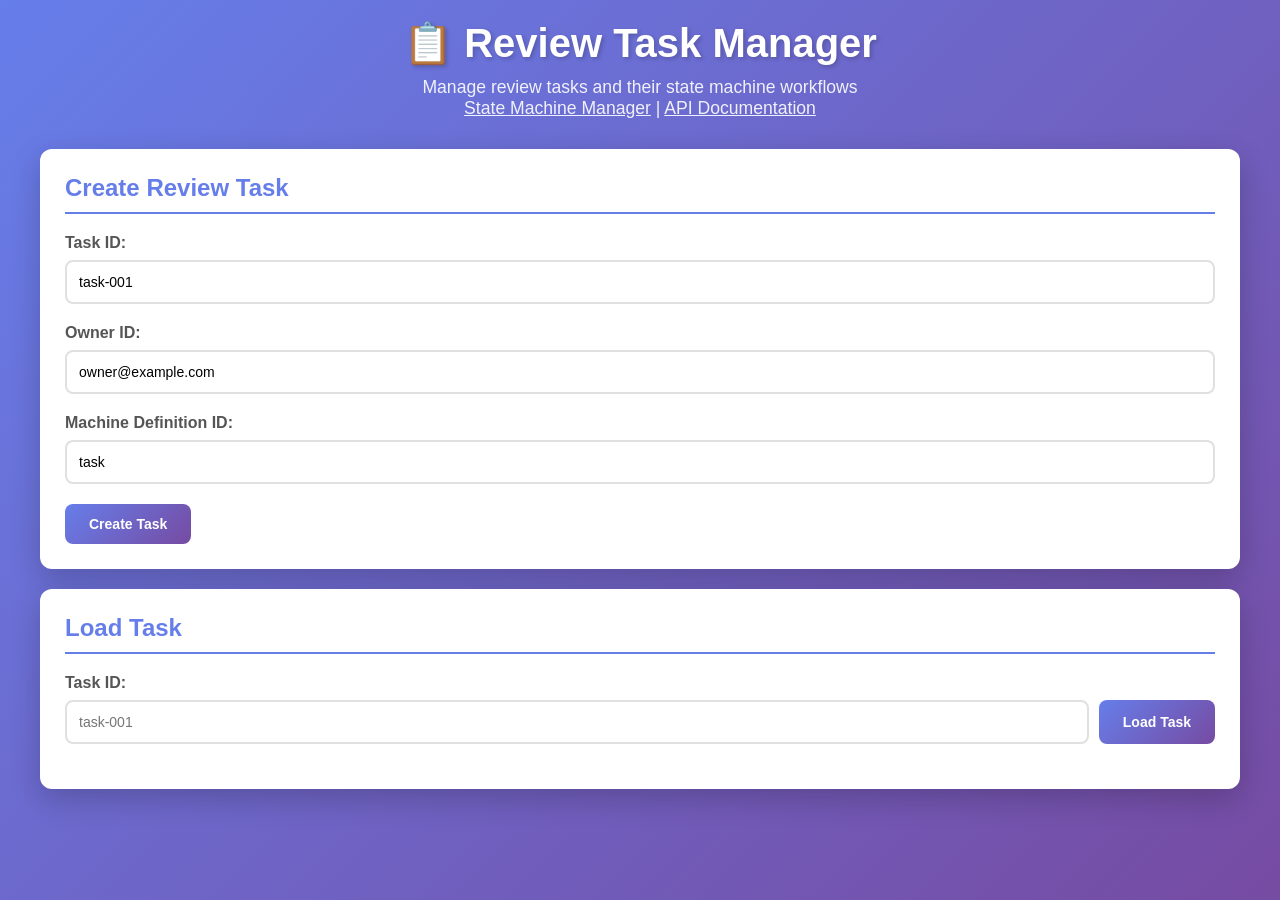
<file: src/main/resources/static/review-tasks.html>
<!DOCTYPE html>
<html lang="en">
<head>
    <meta charset="UTF-8">
    <meta name="viewport" content="width=device-width, initial-scale=1.0">
    <title>Review Task Manager</title>
    <link rel="stylesheet" href="styles.css">
</head>
<body>
    <div class="container">
        <header>
            <h1>📋 Review Task Manager</h1>
            <p>Manage review tasks and their state machine workflows</p>
            <p>
                <a href="index.html" style="color: white; text-decoration: underline;">State Machine Manager</a> | 
                <a href="http://localhost:8080/swagger-ui/index.html#/" target="_blank" style="color: white; text-decoration: underline;">API Documentation</a>
            </p>
        </header>

        <div class="main-content">
            <!-- Create Task Section -->
            <section class="card">
                <h2>Create Review Task</h2>
                <div class="form-group">
                    <label for="taskId">Task ID:</label>
                    <input type="text" id="taskId" placeholder="task-001" value="task-001">
                </div>
                <div class="form-group">
                    <label for="ownerId">Owner ID:</label>
                    <input type="text" id="ownerId" placeholder="owner@example.com" value="owner@example.com">
                </div>
                <div class="form-group">
                    <label for="machineDefinitionId">Machine Definition ID:</label>
                    <input type="text" id="machineDefinitionId" placeholder="task" value="task">
                </div>
                <button onclick="createTask()" class="btn-primary">Create Task</button>
                <div id="createTaskResult" class="result-message"></div>
            </section>

            <!-- Load Task Section -->
            <section class="card">
                <h2>Load Task</h2>
                <div class="form-group">
                    <label for="loadTaskId">Task ID:</label>
                    <div class="input-group">
                        <input type="text" id="loadTaskId" placeholder="task-001">
                        <button onclick="loadTask()" class="btn-primary">Load Task</button>
                    </div>
                </div>
                <div id="taskDetails" class="details-panel" style="display: none;">
                    <h3>Task Information</h3>
                    <div class="state-display">
                        <h3>Current State: <span id="currentTaskState" class="state-badge"></span></h3>
                    </div>
                    <div class="form-group">
                        <label>Machine ID:</label>
                        <div id="taskMachineId" class="json-display"></div>
                    </div>
                    <div class="form-group">
                        <label>Context:</label>
                        <div id="taskContext" class="context-display"></div>
                    </div>
                    <div class="form-group">
                        <label>Created:</label>
                        <div id="taskCreated" class="json-display"></div>
                    </div>
                    <div class="form-group">
                        <label>Last Updated:</label>
                        <div id="taskUpdated" class="json-display"></div>
                    </div>
                </div>
            </section>

            <!-- Add Reviewer Section -->
            <section class="card" id="addReviewerSection" style="display: none;">
                <h2>Add Reviewer</h2>
                <div class="form-group">
                    <label for="reviewerId">Reviewer ID:</label>
                    <input type="text" id="reviewerId" placeholder="reviewer-001">
                </div>
                <div class="form-group">
                    <label for="reviewerName">Reviewer Name:</label>
                    <input type="text" id="reviewerName" placeholder="John Doe">
                </div>
                <div class="form-group">
                    <label for="reviewerEmail">Reviewer Email:</label>
                    <input type="text" id="reviewerEmail" placeholder="john.doe@example.com">
                </div>
                <button id="btnAddReviewer" onclick="addReviewer()" class="btn-primary" disabled>Add Reviewer</button>
                <div id="addReviewerResult" class="result-message"></div>
            </section>

            <!-- Submit Review Section -->
            <section class="card" id="submitReviewSection" style="display: none;">
                <h2>Submit Review</h2>
                <div class="form-group">
                    <label for="reviewReviewerId">Reviewer ID:</label>
                    <input type="text" id="reviewReviewerId" placeholder="reviewer-001">
                </div>
                <div class="form-group">
                    <label for="reviewReviewerName">Reviewer Name:</label>
                    <input type="text" id="reviewReviewerName" placeholder="John Doe">
                </div>
                <div class="form-group">
                    <label for="reviewReviewerEmail">Reviewer Email:</label>
                    <input type="text" id="reviewReviewerEmail" placeholder="john.doe@example.com">
                </div>
                <button id="btnSubmitReview" onclick="submitReview()" class="btn-primary" disabled>Submit Review</button>
                <div id="submitReviewResult" class="result-message"></div>
            </section>

            <!-- Owner Actions Section -->
            <section class="card" id="ownerActionsSection" style="display: none;">
                <h2>Owner Actions</h2>
                <div class="form-group">
                    <button id="btnCloseReview" onclick="closeReview()" class="btn-secondary" style="width: 100%; margin-bottom: 10px;" disabled>Close Review</button>
                    <button id="btnReopenReview" onclick="reopenReview()" class="btn-secondary" style="width: 100%; margin-bottom: 10px;" disabled>Reopen Review</button>
                    <button id="btnRollbackReview" onclick="rollbackReview()" class="btn-secondary" style="width: 100%; margin-bottom: 10px;" disabled>Rollback Review</button>
                </div>
                <div class="form-group">
                    <h3 style="margin-bottom: 10px;">Integration Actions</h3>
                    <button id="btnStartIntegration" onclick="startIntegration()" class="btn-secondary" style="width: 100%; margin-bottom: 10px;" disabled>Start Integration</button>
                    <button id="btnCancelIntegration" onclick="cancelIntegration()" class="btn-secondary" style="width: 100%; margin-bottom: 10px;" disabled>Cancel Integration</button>
                    <button id="btnFinishIntegration" onclick="finishIntegration()" class="btn-secondary" style="width: 100%; margin-bottom: 10px;" disabled>Finish Integration</button>
                </div>
                <div id="ownerActionsResult" class="result-message"></div>
            </section>

            <!-- Available Transitions Section -->
            <section class="card" id="transitionsSection" style="display: none;">
                <h2>Available Transitions</h2>
                <div class="form-group">
                    <div style="display: flex; justify-content: space-between; align-items: center; margin-bottom: 10px;">
                        <label>Filter by Role:</label>
                        <div>
                            <select id="transitionRoleFilter" onchange="loadAvailableTransitions()" style="margin-right: 10px;">
                                <option value="">All Roles</option>
                                <option value="owner">Owner</option>
                                <option value="reviewer">Reviewer</option>
                            </select>
                            <button onclick="loadAvailableTransitions()" class="btn-secondary">Refresh</button>
                        </div>
                    </div>
                    <div id="availableTransitionsList" class="transitions-list"></div>
                </div>
            </section>
        </div>

        <!-- Messages -->
        <div id="messageContainer" class="message-container"></div>
    </div>

    <script src="review-tasks.js"></script>
</body>
</html>
</file>
<file: src/main/resources/static/styles.css>
* {
    margin: 0;
    padding: 0;
    box-sizing: border-box;
}

body {
    font-family: -apple-system, BlinkMacSystemFont, 'Segoe UI', Roboto, Oxygen, Ubuntu, Cantarell, sans-serif;
    background: linear-gradient(135deg, #667eea 0%, #764ba2 100%);
    min-height: 100vh;
    padding: 20px;
    color: #333;
}

.container {
    max-width: 1200px;
    margin: 0 auto;
}

header {
    text-align: center;
    color: white;
    margin-bottom: 30px;
}

header h1 {
    font-size: 2.5em;
    margin-bottom: 10px;
    text-shadow: 2px 2px 4px rgba(0,0,0,0.2);
}

header p {
    font-size: 1.1em;
    opacity: 0.9;
}

.main-content {
    display: grid;
    grid-template-columns: repeat(auto-fit, minmax(2    50px, 1fr));
    gap: 20px;
    margin-bottom: 20px;
}

.card {
    background: white;
    border-radius: 12px;
    padding: 25px;
    box-shadow: 0 10px 30px rgba(0,0,0,0.2);
    transition: transform 0.3s ease, box-shadow 0.3s ease;
}

.card:hover {
    transform: translateY(-5px);
    box-shadow: 0 15px 40px rgba(0,0,0,0.3);
}

.card h2 {
    color: #667eea;
    margin-bottom: 20px;
    font-size: 1.5em;
    border-bottom: 2px solid #667eea;
    padding-bottom: 10px;
}

.form-group {
    margin-bottom: 20px;
}

.form-group label {
    display: block;
    margin-bottom: 8px;
    font-weight: 600;
    color: #555;
}

.form-group input,
.form-group select,
.form-group textarea {
    width: 100%;
    padding: 12px;
    border: 2px solid #e0e0e0;
    border-radius: 8px;
    font-size: 14px;
    transition: border-color 0.3s ease;
}

.form-group input:focus,
.form-group select:focus,
.form-group textarea:focus {
    outline: none;
    border-color: #667eea;
}

.input-group {
    display: flex;
    gap: 10px;
}

.input-group input {
    flex: 1;
}

button {
    padding: 12px 24px;
    border: none;
    border-radius: 8px;
    font-size: 14px;
    font-weight: 600;
    cursor: pointer;
    transition: all 0.3s ease;
    white-space: nowrap;
}

.btn-primary {
    background: linear-gradient(135deg, #667eea 0%, #764ba2 100%);
    color: white;
}

.btn-primary:hover {
    transform: translateY(-2px);
    box-shadow: 0 5px 15px rgba(102, 126, 234, 0.4);
}

.btn-secondary {
    background: #6c757d;
    color: white;
}

.btn-secondary:hover {
    background: #5a6268;
    transform: translateY(-2px);
}

button:active {
    transform: translateY(0);
}

.details-panel {
    margin-top: 20px;
    padding: 15px;
    background: #f8f9fa;
    border-radius: 8px;
    border-left: 4px solid #667eea;
}

.state-display {
    margin-bottom: 20px;
    padding: 15px;
    background: linear-gradient(135deg, #667eea 0%, #764ba2 100%);
    border-radius: 8px;
    color: white;
}

.state-display h3 {
    margin: 0;
}

.state-badge {
    display: inline-block;
    background: rgba(255,255,255,0.2);
    padding: 5px 15px;
    border-radius: 20px;
    font-weight: bold;
    margin-left: 10px;
}

.context-display {
    padding: 15px;
    background: #f8f9fa;
    border-radius: 8px;
    margin-bottom: 15px;
    font-family: 'Courier New', monospace;
    font-size: 13px;
    max-height: 200px;
    overflow-y: auto;
}

.transitions-list {
    display: flex;
    flex-direction: column;
    gap: 10px;
    margin-bottom: 15px;
}

.transition-item {
    padding: 12px;
    background: #f8f9fa;
    border-radius: 8px;
    border-left: 4px solid #667eea;
    cursor: pointer;
    transition: all 0.3s ease;
}

.transition-item:hover {
    background: #e9ecef;
    transform: translateX(5px);
}

.transition-item .transition-id {
    font-weight: bold;
    color: #667eea;
    margin-right: 10px;
}

.transition-item .transition-name {
    color: #666;
}

.transition-item .transition-path {
    font-size: 12px;
    color: #999;
    margin-top: 5px;
}

.transition-item .transition-condition {
    font-size: 12px;
    color: #28a745;
    margin-top: 5px;
    font-style: italic;
}

.transition-item .transition-role {
    font-size: 12px;
    color: #667eea;
    margin-top: 5px;
    font-weight: 600;
}

.transition-item-disabled {
    background-color: #f5f5f5 !important;
    border-color: #ddd !important;
}

.transition-item-disabled:hover {
    background-color: #f5f5f5 !important;
    transform: none !important;
    box-shadow: 0 2px 4px rgba(0,0,0,0.1) !important;
}

.transition-group {
    margin-bottom: 20px;
    border: 1px solid #dee2e6;
    border-radius: 8px;
    overflow: hidden;
}

.transition-group-header {
    background: linear-gradient(135deg, #667eea 0%, #764ba2 100%);
    color: white;
    padding: 12px 15px;
    font-weight: 600;
}

.transition-group-header h4 {
    margin: 0;
    font-size: 14px;
}

.transition-group-items {
    padding: 10px;
    background: #f8f9fa;
    display: flex;
    flex-direction: column;
    gap: 8px;
}

.transition-group-items .transition-item {
    background: white;
    margin: 0;
}

.result-message {
    margin-top: 15px;
    padding: 12px;
    border-radius: 8px;
    display: none;
}

.result-message.success {
    background: #d4edda;
    color: #155724;
    border: 1px solid #c3e6cb;
    display: block;
}

.result-message.error {
    background: #f8d7da;
    color: #721c24;
    border: 1px solid #f5c6cb;
    display: block;
}

.message-container {
    position: fixed;
    top: 20px;
    right: 20px;
    z-index: 1000;
    max-width: 400px;
}

.message {
    padding: 15px 20px;
    margin-bottom: 10px;
    border-radius: 8px;
    box-shadow: 0 5px 15px rgba(0,0,0,0.2);
    animation: slideIn 0.3s ease;
}

@keyframes slideIn {
    from {
        transform: translateX(400px);
        opacity: 0;
    }
    to {
        transform: translateX(0);
        opacity: 1;
    }
}

.message.success {
    background: #d4edda;
    color: #155724;
    border-left: 4px solid #28a745;
}

.message.error {
    background: #f8d7da;
    color: #721c24;
    border-left: 4px solid #dc3545;
}

.message.info {
    background: #d1ecf1;
    color: #0c5460;
    border-left: 4px solid #17a2b8;
}

.json-display {
    background: #f8f9fa;
    padding: 10px;
    border-radius: 4px;
    font-family: 'Courier New', monospace;
    font-size: 12px;
    white-space: pre-wrap;
    word-wrap: break-word;
}

.loading {
    opacity: 0.6;
    pointer-events: none;
}

.history-display {
    margin-top: 15px;
    max-height: 500px;
    overflow-y: auto;
}

.history-list {
    display: flex;
    flex-direction: column;
    gap: 12px;
}

.history-item {
    padding: 15px;
    background: #f8f9fa;
    border-radius: 8px;
    border-left: 4px solid #667eea;
    transition: all 0.3s ease;
}

.history-item:hover {
    background: #e9ecef;
    box-shadow: 0 2px 8px rgba(0,0,0,0.1);
}

.history-header {
    display: flex;
    justify-content: space-between;
    align-items: center;
    margin-bottom: 10px;
    padding-bottom: 8px;
    border-bottom: 1px solid #dee2e6;
}

.history-index {
    font-weight: bold;
    color: #667eea;
    font-size: 14px;
}

.history-time {
    font-size: 12px;
    color: #6c757d;
}

.history-transition {
    display: flex;
    align-items: center;
    gap: 10px;
    margin-bottom: 10px;
    font-size: 14px;
}

.history-state {
    padding: 4px 12px;
    background: #667eea;
    color: white;
    border-radius: 12px;
    font-weight: 600;
    font-size: 13px;
}

.history-state em {
    font-style: normal;
    opacity: 0.8;
}

.history-arrow {
    color: #667eea;
    font-weight: bold;
    font-size: 16px;
}

.history-transition-id {
    margin-left: auto;
    padding: 4px 10px;
    background: #6c757d;
    color: white;
    border-radius: 12px;
    font-size: 12px;
    font-weight: 600;
}

.history-context {
    margin-top: 10px;
}

.history-context details {
    cursor: pointer;
}

.history-context summary {
    font-size: 12px;
    color: #6c757d;
    padding: 5px;
    border-radius: 4px;
    transition: background 0.2s ease;
}

.history-context summary:hover {
    background: #e9ecef;
}

.context-snapshot {
    margin-top: 8px;
    padding: 10px;
    background: #ffffff;
    border: 1px solid #dee2e6;
    border-radius: 4px;
    font-family: 'Courier New', monospace;
    font-size: 11px;
    white-space: pre-wrap;
    word-wrap: break-word;
    max-height: 150px;
    overflow-y: auto;
}

@media (max-width: 768px) {
    .main-content {
        grid-template-columns: 1fr;
    }
    
    header h1 {
        font-size: 2em;
    }
    
    .input-group {
        flex-direction: column;
    }
    
    .history-transition {
        flex-wrap: wrap;
    }
    
    .history-transition-id {
        margin-left: 0;
        width: 100%;
    }
}
</file>
